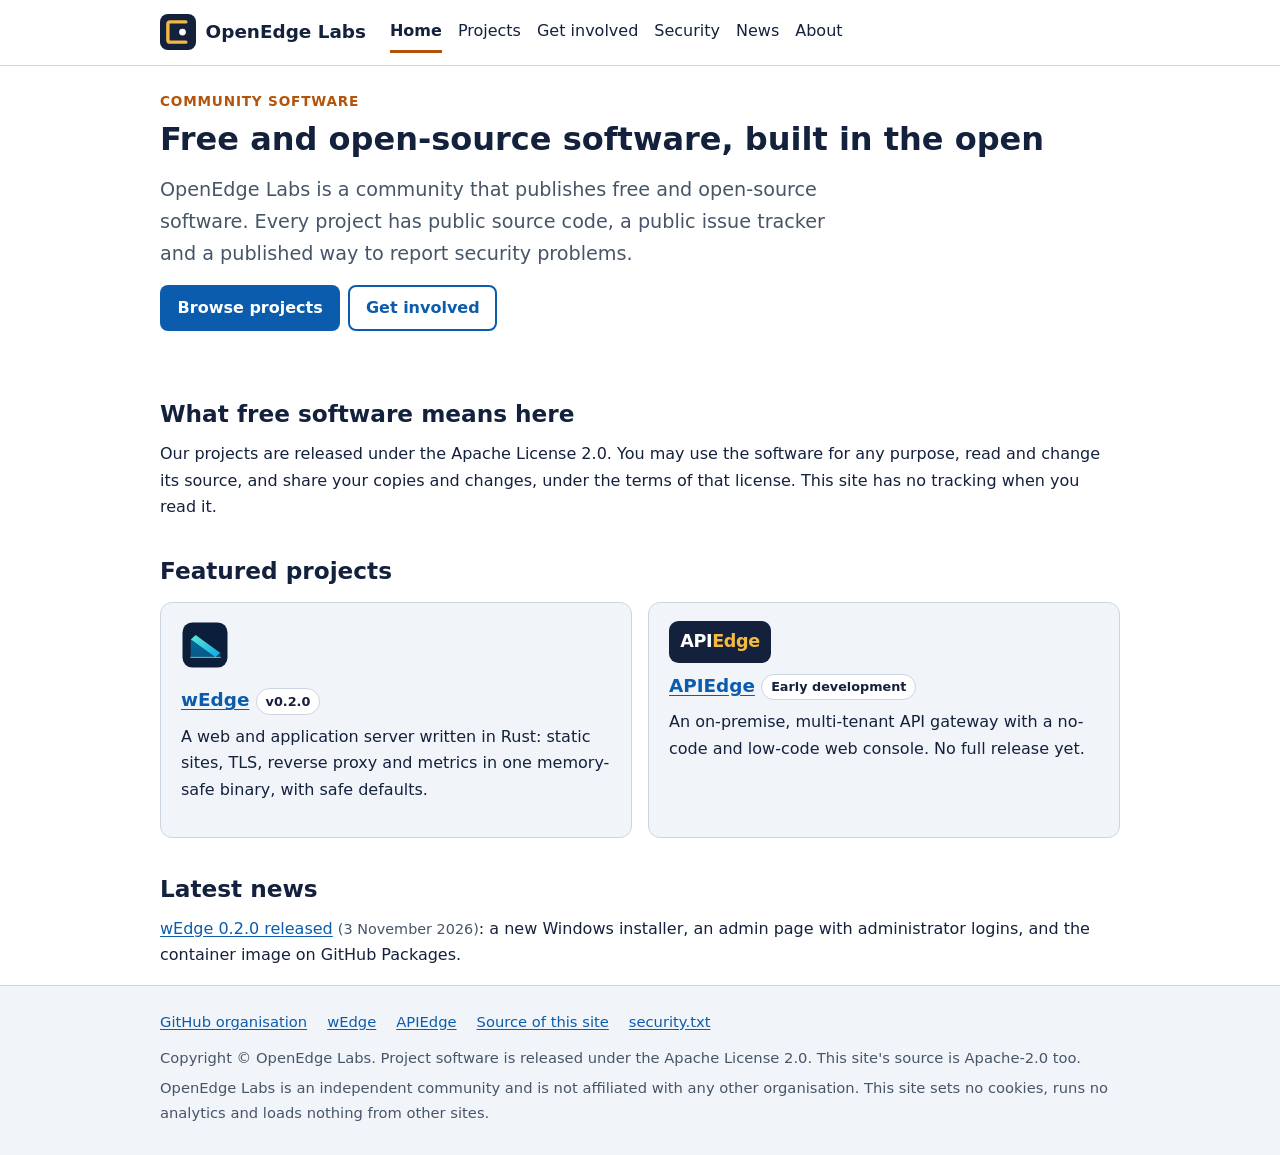
<file: index.html>
<!doctype html>
<!-- SPDX-License-Identifier: Apache-2.0 -->
<!-- Copyright (c) OpenEdge Labs -->
<html lang="en">
<head>
<meta charset="utf-8">
<meta name="viewport" content="width=device-width, initial-scale=1">
<title>OpenEdge Labs: free and open-source software</title>
<meta name="description" content="OpenEdge Labs is a community that publishes free and open-source software. Projects: wEdge web server and APIEdge API gateway.">
<link rel="canonical" href="https://openelabs.online/">
<link rel="icon" href="/assets/openedge-labs-mark.svg" type="image/svg+xml">
<link rel="stylesheet" href="/assets/site.css">
</head>
<body>
<a class="skip" href="#content">Skip to content</a>
<header class="site">
<div class="wrap">
<a class="brand" href="/"><img src="/assets/openedge-labs-mark.svg" alt="" width="36" height="36"><span>OpenEdge Labs</span></a>
<nav class="main" aria-label="Main">
<ul>
<li><a href="/" aria-current="page">Home</a></li>
<li><a href="/projects/">Projects</a></li>
<li><a href="/get-involved/">Get involved</a></li>
<li><a href="/security/">Security</a></li>
<li><a href="/news/">News</a></li>
<li><a href="/about/">About</a></li>
</ul>
</nav>
</div>
</header>
<main id="content" class="wrap">
<section class="hero">
<p class="eyebrow">Community software</p>
<h1>Free and open-source software, built in the open</h1>
<p class="lead">OpenEdge Labs is a community that publishes free and open-source software. Every project has public source code, a public issue tracker and a published way to report security problems.</p>
<p><a class="button" href="/projects/">Browse projects</a><a class="button secondary" href="/get-involved/">Get involved</a></p>
</section>

<h2>What free software means here</h2>
<p>Our projects are released under the Apache License 2.0. You may use the software for any purpose, read and change its source, and share your copies and changes, under the terms of that license. This site has no tracking when you read it.</p>

<h2>Featured projects</h2>
<ul class="cards">
<li class="card">
<img class="logo" src="/assets/wedge-icon.svg" alt="" width="48" height="48">
<h3><a href="/projects/wedge/">wEdge</a> <span class="badge">v0.2.0</span></h3>
<p>A web and application server written in Rust: static sites, TLS, reverse proxy and metrics in one memory-safe binary, with safe defaults.</p>
</li>
<li class="card">
<span class="textmark">API<span>Edge</span></span>
<h3><a href="/projects/apiedge/">APIEdge</a> <span class="badge">Early development</span></h3>
<p>An on-premise, multi-tenant API gateway with a no-code and low-code web console. No full release yet.</p>
</li>
</ul>

<h2>Latest news</h2>
<p><a href="/news/">wEdge 0.2.0 released</a> <span class="meta">(3 November 2026)</span>: a new Windows installer, an admin page with administrator logins, and the container image on GitHub Packages.</p>
</main>
<footer class="site">
<div class="wrap">
<ul>
<li><a href="https://github.com/OpenEdge-Labs">GitHub organisation</a></li>
<li><a href="https://github.com/OpenEdge-Labs/wedge">wEdge</a></li>
<li><a href="https://github.com/OpenEdge-Labs/APIEdge">APIEdge</a></li>
<li><a href="https://github.com/OpenEdge-Labs/website">Source of this site</a></li>
<li><a href="/.well-known/security.txt">security.txt</a></li>
</ul>
<p>Copyright &copy; OpenEdge Labs. Project software is released under the Apache License 2.0. This site's source is Apache-2.0 too.</p>
<p>OpenEdge Labs is an independent community and is not affiliated with any other organisation. This site sets no cookies, runs no analytics and loads nothing from other sites.</p>
</div>
</footer>
</body>
</html>
</file>
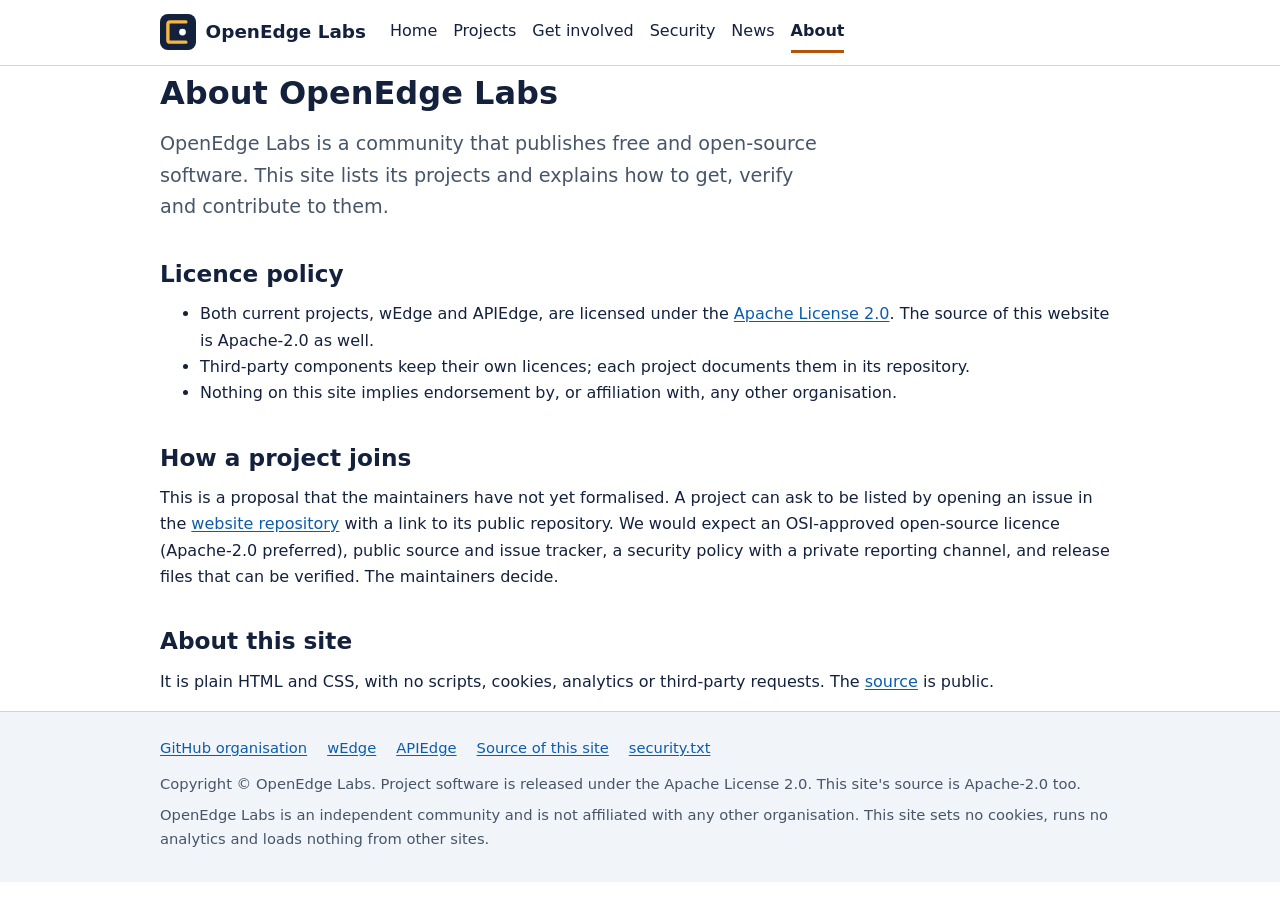
<file: about/index.html>
<!doctype html>
<!-- SPDX-License-Identifier: Apache-2.0 -->
<!-- Copyright (c) OpenEdge Labs -->
<html lang="en">
<head>
<meta charset="utf-8">
<meta name="viewport" content="width=device-width, initial-scale=1">
<title>About | OpenEdge Labs</title>
<meta name="description" content="About OpenEdge Labs: licence policy and how a project can be listed.">
<link rel="canonical" href="https://openelabs.online/about/">
<link rel="icon" href="/assets/openedge-labs-mark.svg" type="image/svg+xml">
<link rel="stylesheet" href="/assets/site.css">
</head>
<body>
<a class="skip" href="#content">Skip to content</a>
<header class="site">
<div class="wrap">
<a class="brand" href="/"><img src="/assets/openedge-labs-mark.svg" alt="" width="36" height="36"><span>OpenEdge Labs</span></a>
<nav class="main" aria-label="Main">
<ul>
<li><a href="/">Home</a></li>
<li><a href="/projects/">Projects</a></li>
<li><a href="/get-involved/">Get involved</a></li>
<li><a href="/security/">Security</a></li>
<li><a href="/news/">News</a></li>
<li><a href="/about/" aria-current="page">About</a></li>
</ul>
</nav>
</div>
</header>
<main id="content" class="wrap">
<h1>About OpenEdge Labs</h1>
<p class="lead">OpenEdge Labs is a community that publishes free and open-source software. This site lists its projects and explains how to get, verify and contribute to them.</p>
<h2>Licence policy</h2>
<ul>
<li>Both current projects, wEdge and APIEdge, are licensed under the <a href="https://www.apache.org/licenses/LICENSE-2.0">Apache License 2.0</a>. The source of this website is Apache-2.0 as well.</li>
<li>Third-party components keep their own licences; each project documents them in its repository.</li>
<li>Nothing on this site implies endorsement by, or affiliation with, any other organisation.</li>
</ul>
<h2>How a project joins</h2>
<p>This is a proposal that the maintainers have not yet formalised. A project can ask to be listed by opening an issue in the <a href="https://github.com/OpenEdge-Labs/website/issues">website repository</a> with a link to its public repository. We would expect an OSI-approved open-source licence (Apache-2.0 preferred), public source and issue tracker, a security policy with a private reporting channel, and release files that can be verified. The maintainers decide.</p>
<h2>About this site</h2>
<p>It is plain HTML and CSS, with no scripts, cookies, analytics or third-party requests. The <a href="https://github.com/OpenEdge-Labs/website">source</a> is public.</p>
</main>
<footer class="site">
<div class="wrap">
<ul>
<li><a href="https://github.com/OpenEdge-Labs">GitHub organisation</a></li>
<li><a href="https://github.com/OpenEdge-Labs/wedge">wEdge</a></li>
<li><a href="https://github.com/OpenEdge-Labs/APIEdge">APIEdge</a></li>
<li><a href="https://github.com/OpenEdge-Labs/website">Source of this site</a></li>
<li><a href="/.well-known/security.txt">security.txt</a></li>
</ul>
<p>Copyright &copy; OpenEdge Labs. Project software is released under the Apache License 2.0. This site's source is Apache-2.0 too.</p>
<p>OpenEdge Labs is an independent community and is not affiliated with any other organisation. This site sets no cookies, runs no analytics and loads nothing from other sites.</p>
</div>
</footer>
</body>
</html>
</file>
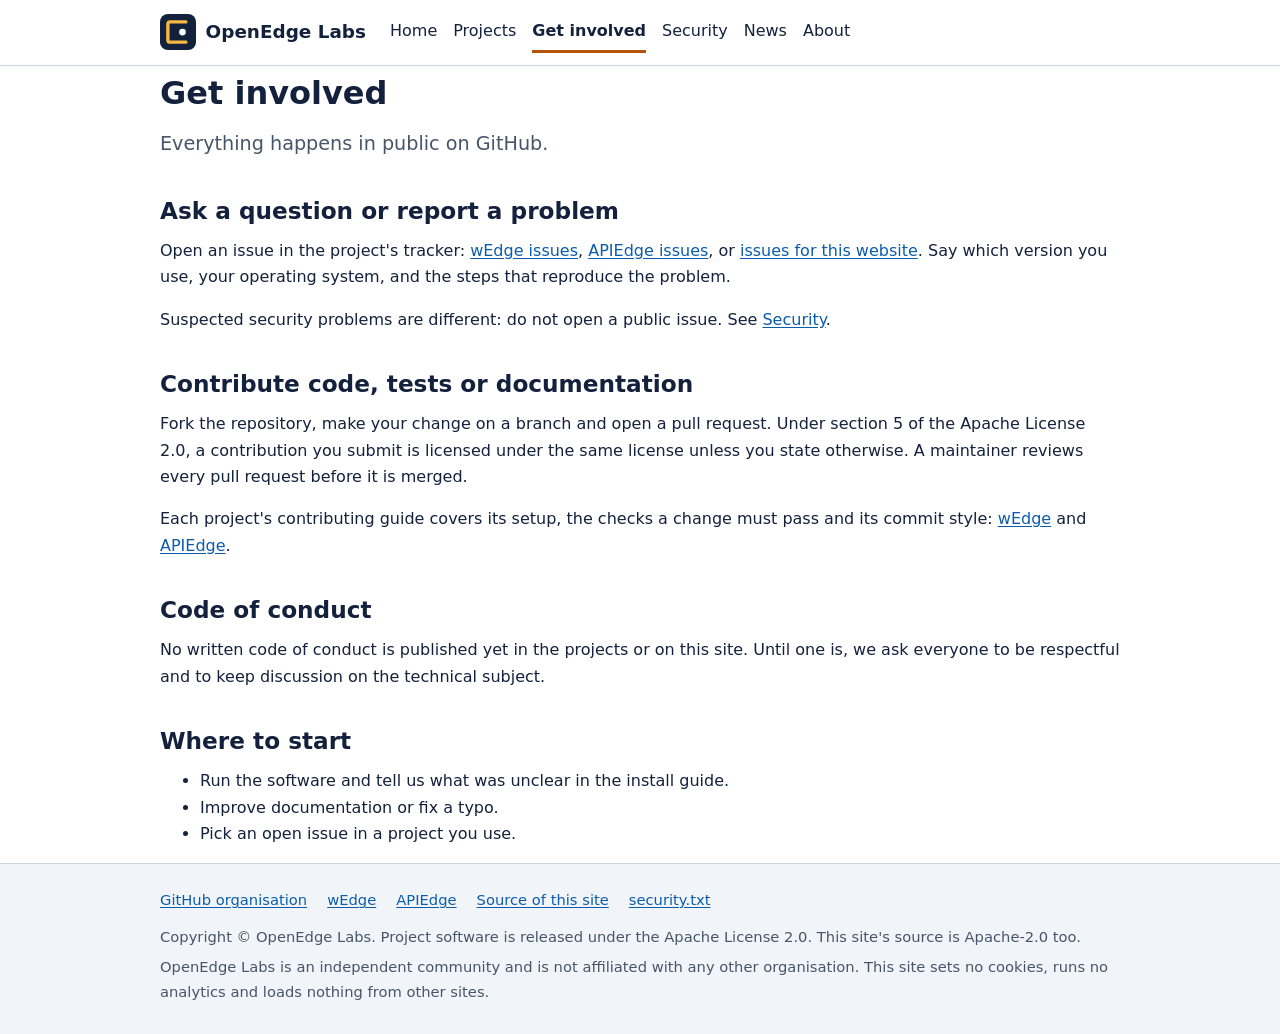
<file: get-involved/index.html>
<!doctype html>
<!-- SPDX-License-Identifier: Apache-2.0 -->
<!-- Copyright (c) OpenEdge Labs -->
<html lang="en">
<head>
<meta charset="utf-8">
<meta name="viewport" content="width=device-width, initial-scale=1">
<title>Get involved | OpenEdge Labs</title>
<meta name="description" content="How to contribute to OpenEdge Labs projects: report issues, send pull requests, and report security problems privately.">
<link rel="canonical" href="https://openelabs.online/get-involved/">
<link rel="icon" href="/assets/openedge-labs-mark.svg" type="image/svg+xml">
<link rel="stylesheet" href="/assets/site.css">
</head>
<body>
<a class="skip" href="#content">Skip to content</a>
<header class="site">
<div class="wrap">
<a class="brand" href="/"><img src="/assets/openedge-labs-mark.svg" alt="" width="36" height="36"><span>OpenEdge Labs</span></a>
<nav class="main" aria-label="Main">
<ul>
<li><a href="/">Home</a></li>
<li><a href="/projects/">Projects</a></li>
<li><a href="/get-involved/" aria-current="page">Get involved</a></li>
<li><a href="/security/">Security</a></li>
<li><a href="/news/">News</a></li>
<li><a href="/about/">About</a></li>
</ul>
</nav>
</div>
</header>
<main id="content" class="wrap">
<h1>Get involved</h1>
<p class="lead">Everything happens in public on GitHub.</p>
<h2>Ask a question or report a problem</h2>
<p>Open an issue in the project's tracker: <a href="https://github.com/OpenEdge-Labs/wedge/issues">wEdge issues</a>, <a href="https://github.com/OpenEdge-Labs/APIEdge/issues">APIEdge issues</a>, or <a href="https://github.com/OpenEdge-Labs/website/issues">issues for this website</a>. Say which version you use, your operating system, and the steps that reproduce the problem.</p>
<p>Suspected security problems are different: do not open a public issue. See <a href="/security/">Security</a>.</p>
<h2>Contribute code, tests or documentation</h2>
<p>Fork the repository, make your change on a branch and open a pull request. Under section 5 of the Apache License 2.0, a contribution you submit is licensed under the same license unless you state otherwise. A maintainer reviews every pull request before it is merged.</p>
<p>Each project's contributing guide covers its setup, the checks a change must pass and its commit style: <a href="https://github.com/OpenEdge-Labs/wedge/blob/main/CONTRIBUTING.md">wEdge</a> and <a href="https://github.com/OpenEdge-Labs/APIEdge/blob/main/CONTRIBUTING.md">APIEdge</a>.</p>
<h2>Code of conduct</h2>
<p>No written code of conduct is published yet in the projects or on this site. Until one is, we ask everyone to be respectful and to keep discussion on the technical subject.</p>
<h2>Where to start</h2>
<ul>
<li>Run the software and tell us what was unclear in the install guide.</li>
<li>Improve documentation or fix a typo.</li>
<li>Pick an open issue in a project you use.</li>
</ul>
</main>
<footer class="site">
<div class="wrap">
<ul>
<li><a href="https://github.com/OpenEdge-Labs">GitHub organisation</a></li>
<li><a href="https://github.com/OpenEdge-Labs/wedge">wEdge</a></li>
<li><a href="https://github.com/OpenEdge-Labs/APIEdge">APIEdge</a></li>
<li><a href="https://github.com/OpenEdge-Labs/website">Source of this site</a></li>
<li><a href="/.well-known/security.txt">security.txt</a></li>
</ul>
<p>Copyright &copy; OpenEdge Labs. Project software is released under the Apache License 2.0. This site's source is Apache-2.0 too.</p>
<p>OpenEdge Labs is an independent community and is not affiliated with any other organisation. This site sets no cookies, runs no analytics and loads nothing from other sites.</p>
</div>
</footer>
</body>
</html>
</file>
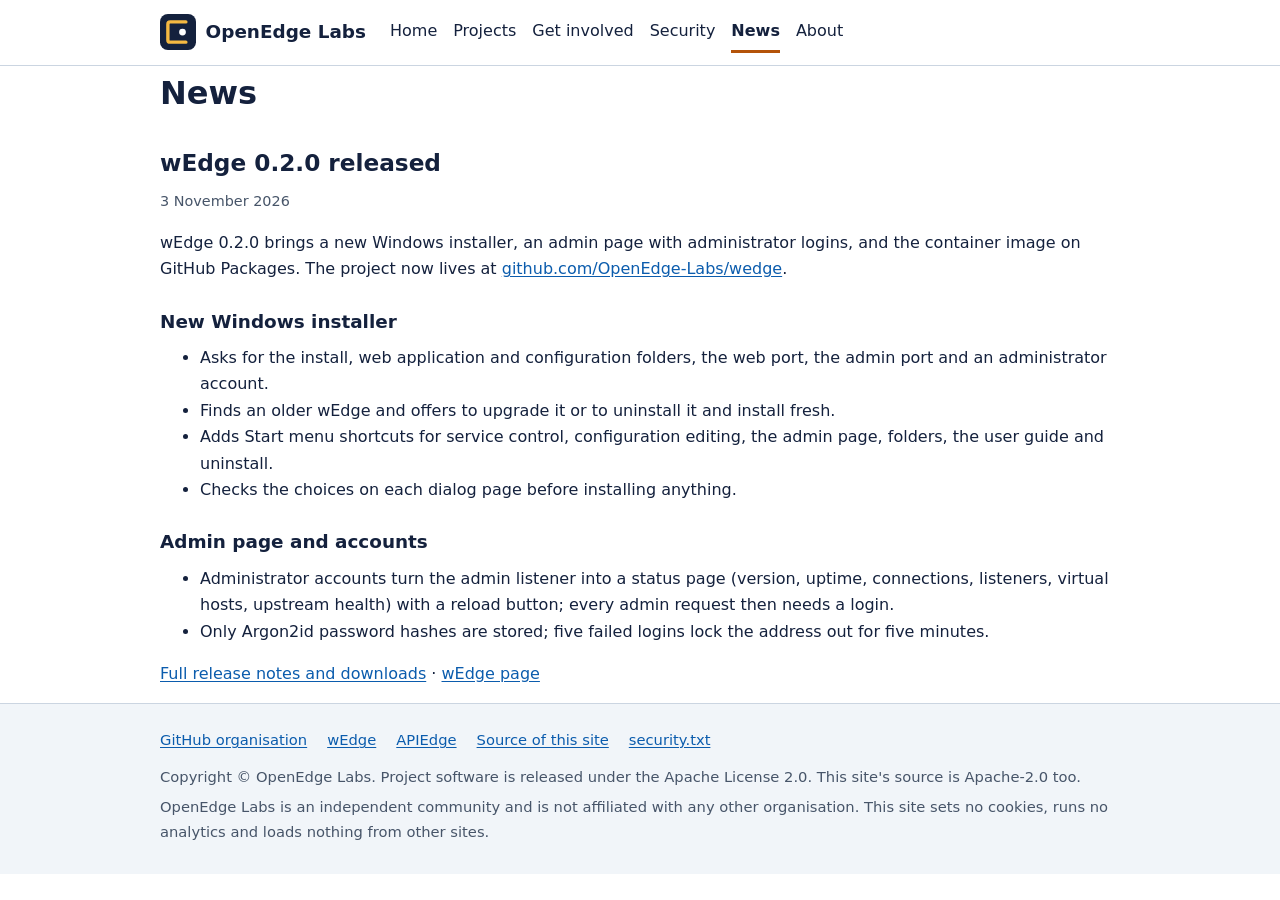
<file: news/index.html>
<!doctype html>
<!-- SPDX-License-Identifier: Apache-2.0 -->
<!-- Copyright (c) OpenEdge Labs -->
<html lang="en">
<head>
<meta charset="utf-8">
<meta name="viewport" content="width=device-width, initial-scale=1">
<title>News | OpenEdge Labs</title>
<meta name="description" content="News from OpenEdge Labs projects: wEdge 0.2.0 released.">
<link rel="canonical" href="https://openelabs.online/news/">
<link rel="icon" href="/assets/openedge-labs-mark.svg" type="image/svg+xml">
<link rel="stylesheet" href="/assets/site.css">
</head>
<body>
<a class="skip" href="#content">Skip to content</a>
<header class="site">
<div class="wrap">
<a class="brand" href="/"><img src="/assets/openedge-labs-mark.svg" alt="" width="36" height="36"><span>OpenEdge Labs</span></a>
<nav class="main" aria-label="Main">
<ul>
<li><a href="/">Home</a></li>
<li><a href="/projects/">Projects</a></li>
<li><a href="/get-involved/">Get involved</a></li>
<li><a href="/security/">Security</a></li>
<li><a href="/news/" aria-current="page">News</a></li>
<li><a href="/about/">About</a></li>
</ul>
</nav>
</div>
</header>
<main id="content" class="wrap">
<h1>News</h1>
<article>
<h2>wEdge 0.2.0 released</h2>
<p class="meta"><time datetime="2026-11-03">3 November 2026</time></p>
<p>wEdge 0.2.0 brings a new Windows installer, an admin page with administrator logins, and the container image on GitHub Packages. The project now lives at <a href="https://github.com/OpenEdge-Labs/wedge">github.com/OpenEdge-Labs/wedge</a>.</p>
<h3>New Windows installer</h3>
<ul>
<li>Asks for the install, web application and configuration folders, the web port, the admin port and an administrator account.</li>
<li>Finds an older wEdge and offers to upgrade it or to uninstall it and install fresh.</li>
<li>Adds Start menu shortcuts for service control, configuration editing, the admin page, folders, the user guide and uninstall.</li>
<li>Checks the choices on each dialog page before installing anything.</li>
</ul>
<h3>Admin page and accounts</h3>
<ul>
<li>Administrator accounts turn the admin listener into a status page (version, uptime, connections, listeners, virtual hosts, upstream health) with a reload button; every admin request then needs a login.</li>
<li>Only Argon2id password hashes are stored; five failed logins lock the address out for five minutes.</li>
</ul>
<p><a href="https://github.com/OpenEdge-Labs/wedge/releases/tag/v0.2.0">Full release notes and downloads</a> &middot; <a href="/projects/wedge/">wEdge page</a></p>
</article>
</main>
<footer class="site">
<div class="wrap">
<ul>
<li><a href="https://github.com/OpenEdge-Labs">GitHub organisation</a></li>
<li><a href="https://github.com/OpenEdge-Labs/wedge">wEdge</a></li>
<li><a href="https://github.com/OpenEdge-Labs/APIEdge">APIEdge</a></li>
<li><a href="https://github.com/OpenEdge-Labs/website">Source of this site</a></li>
<li><a href="/.well-known/security.txt">security.txt</a></li>
</ul>
<p>Copyright &copy; OpenEdge Labs. Project software is released under the Apache License 2.0. This site's source is Apache-2.0 too.</p>
<p>OpenEdge Labs is an independent community and is not affiliated with any other organisation. This site sets no cookies, runs no analytics and loads nothing from other sites.</p>
</div>
</footer>
</body>
</html>
</file>
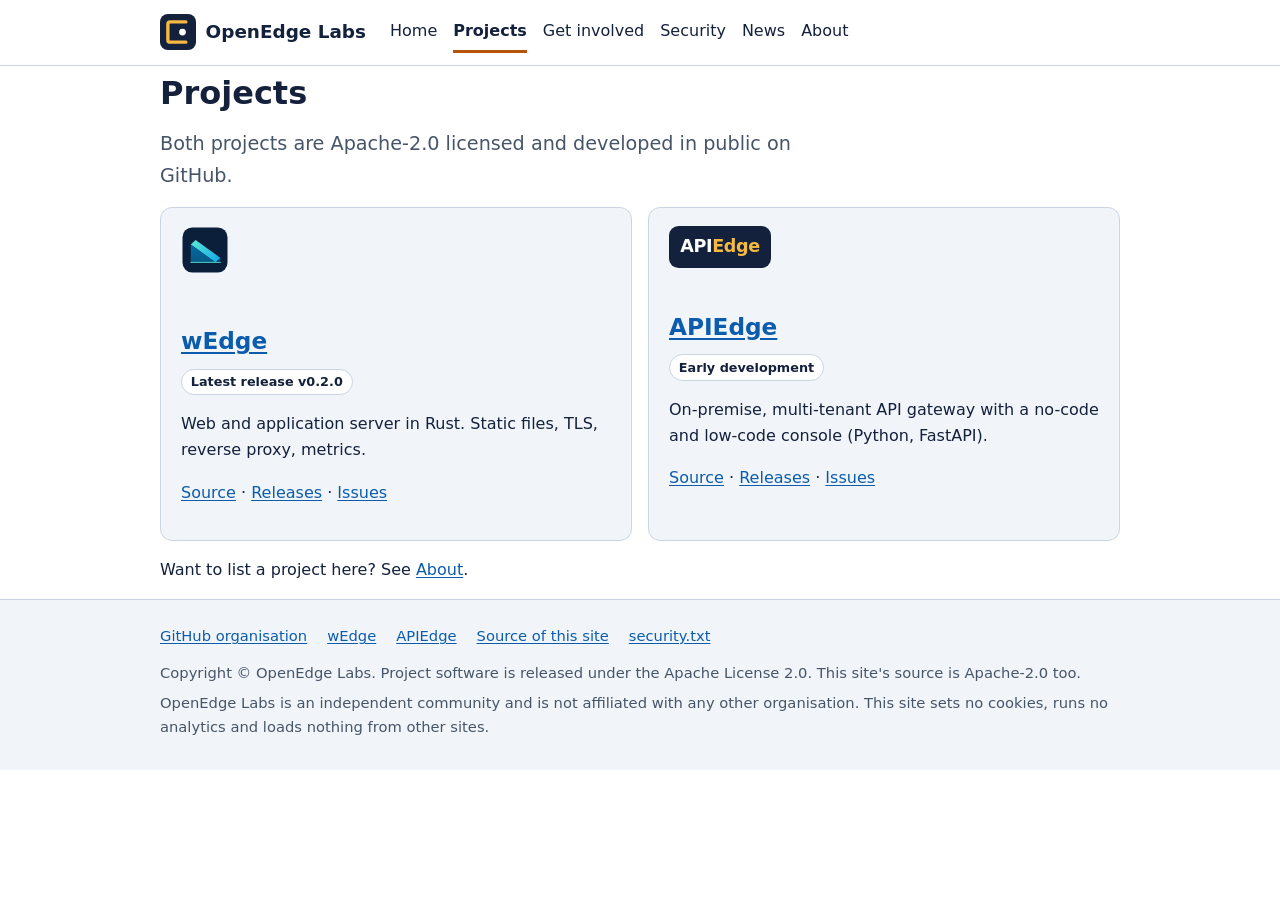
<file: projects/index.html>
<!doctype html>
<!-- SPDX-License-Identifier: Apache-2.0 -->
<!-- Copyright (c) OpenEdge Labs -->
<html lang="en">
<head>
<meta charset="utf-8">
<meta name="viewport" content="width=device-width, initial-scale=1">
<title>Projects | OpenEdge Labs</title>
<meta name="description" content="Projects published by OpenEdge Labs: wEdge and APIEdge.">
<link rel="canonical" href="https://openelabs.online/projects/">
<link rel="icon" href="/assets/openedge-labs-mark.svg" type="image/svg+xml">
<link rel="stylesheet" href="/assets/site.css">
</head>
<body>
<a class="skip" href="#content">Skip to content</a>
<header class="site">
<div class="wrap">
<a class="brand" href="/"><img src="/assets/openedge-labs-mark.svg" alt="" width="36" height="36"><span>OpenEdge Labs</span></a>
<nav class="main" aria-label="Main">
<ul>
<li><a href="/">Home</a></li>
<li><a href="/projects/" aria-current="page">Projects</a></li>
<li><a href="/get-involved/">Get involved</a></li>
<li><a href="/security/">Security</a></li>
<li><a href="/news/">News</a></li>
<li><a href="/about/">About</a></li>
</ul>
</nav>
</div>
</header>
<main id="content" class="wrap">
<h1>Projects</h1>
<p class="lead">Both projects are Apache-2.0 licensed and developed in public on GitHub.</p>
<ul class="cards">
<li class="card">
<img class="logo" src="/assets/wedge-icon.svg" alt="" width="48" height="48">
<h2><a href="/projects/wedge/">wEdge</a></h2>
<p><span class="badge">Latest release v0.2.0</span></p>
<p>Web and application server in Rust. Static files, TLS, reverse proxy, metrics.</p>
<p><a href="https://github.com/OpenEdge-Labs/wedge">Source</a> &middot; <a href="https://github.com/OpenEdge-Labs/wedge/releases">Releases</a> &middot; <a href="https://github.com/OpenEdge-Labs/wedge/issues">Issues</a></p>
</li>
<li class="card">
<span class="textmark">API<span>Edge</span></span>
<h2><a href="/projects/apiedge/">APIEdge</a></h2>
<p><span class="badge">Early development</span></p>
<p>On-premise, multi-tenant API gateway with a no-code and low-code console (Python, FastAPI).</p>
<p><a href="https://github.com/OpenEdge-Labs/APIEdge">Source</a> &middot; <a href="https://github.com/OpenEdge-Labs/APIEdge/releases">Releases</a> &middot; <a href="https://github.com/OpenEdge-Labs/APIEdge/issues">Issues</a></p>
</li>
</ul>
<p>Want to list a project here? See <a href="/about/">About</a>.</p>
</main>
<footer class="site">
<div class="wrap">
<ul>
<li><a href="https://github.com/OpenEdge-Labs">GitHub organisation</a></li>
<li><a href="https://github.com/OpenEdge-Labs/wedge">wEdge</a></li>
<li><a href="https://github.com/OpenEdge-Labs/APIEdge">APIEdge</a></li>
<li><a href="https://github.com/OpenEdge-Labs/website">Source of this site</a></li>
<li><a href="/.well-known/security.txt">security.txt</a></li>
</ul>
<p>Copyright &copy; OpenEdge Labs. Project software is released under the Apache License 2.0. This site's source is Apache-2.0 too.</p>
<p>OpenEdge Labs is an independent community and is not affiliated with any other organisation. This site sets no cookies, runs no analytics and loads nothing from other sites.</p>
</div>
</footer>
</body>
</html>
</file>
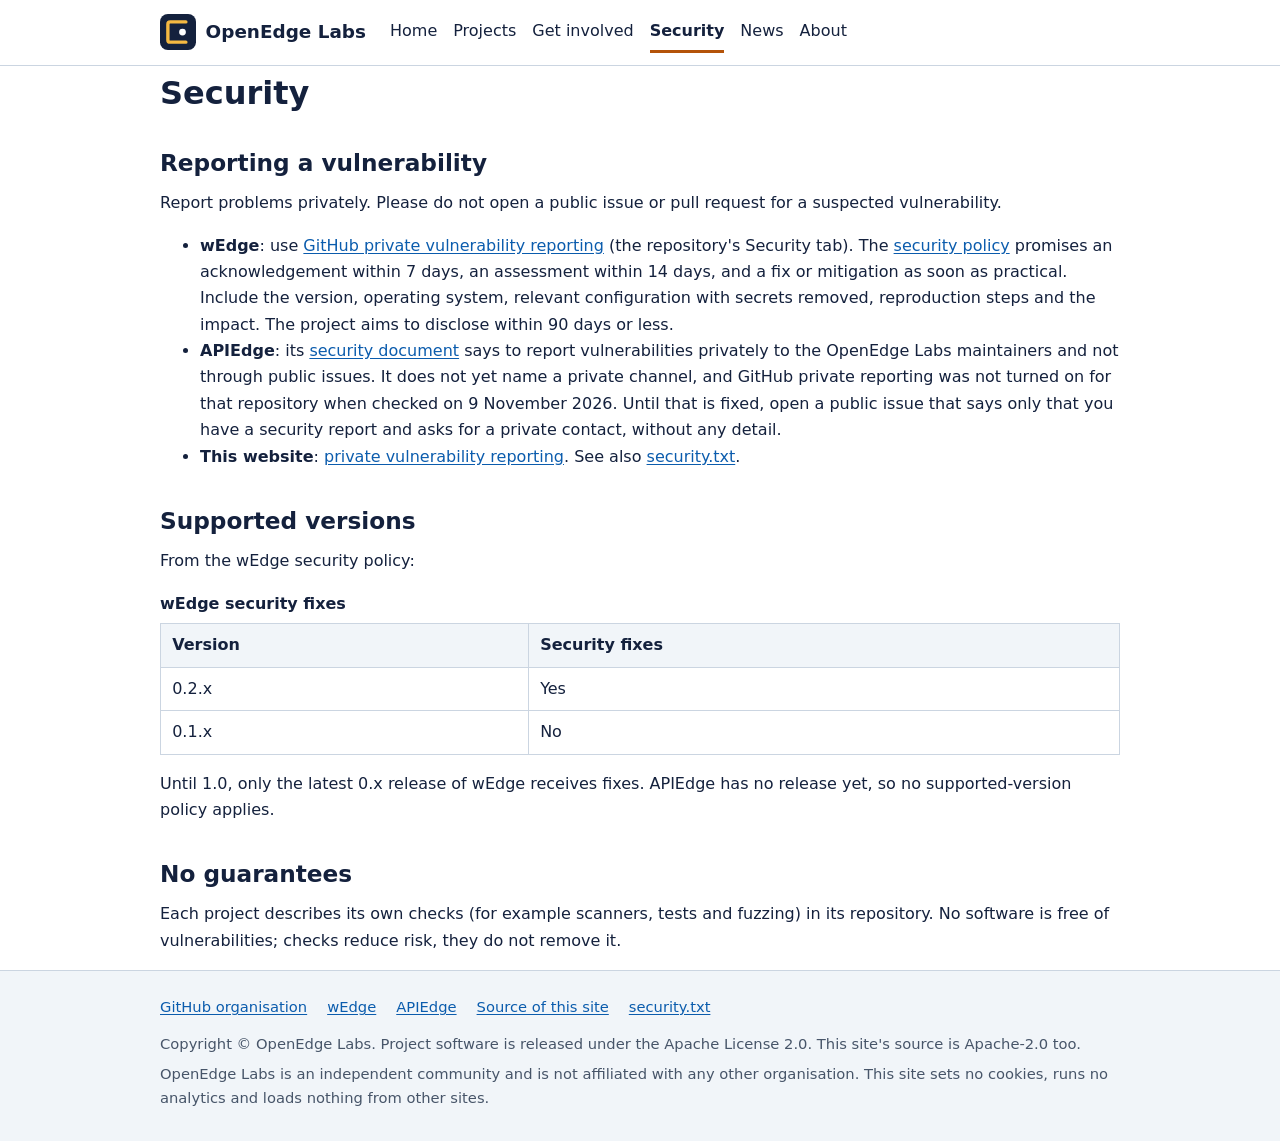
<file: security/index.html>
<!doctype html>
<!-- SPDX-License-Identifier: Apache-2.0 -->
<!-- Copyright (c) OpenEdge Labs -->
<html lang="en">
<head>
<meta charset="utf-8">
<meta name="viewport" content="width=device-width, initial-scale=1">
<title>Security | OpenEdge Labs</title>
<meta name="description" content="How to report a security vulnerability in OpenEdge Labs projects and which versions get fixes.">
<link rel="canonical" href="https://openelabs.online/security/">
<link rel="icon" href="/assets/openedge-labs-mark.svg" type="image/svg+xml">
<link rel="stylesheet" href="/assets/site.css">
</head>
<body>
<a class="skip" href="#content">Skip to content</a>
<header class="site">
<div class="wrap">
<a class="brand" href="/"><img src="/assets/openedge-labs-mark.svg" alt="" width="36" height="36"><span>OpenEdge Labs</span></a>
<nav class="main" aria-label="Main">
<ul>
<li><a href="/">Home</a></li>
<li><a href="/projects/">Projects</a></li>
<li><a href="/get-involved/">Get involved</a></li>
<li><a href="/security/" aria-current="page">Security</a></li>
<li><a href="/news/">News</a></li>
<li><a href="/about/">About</a></li>
</ul>
</nav>
</div>
</header>
<main id="content" class="wrap">
<h1>Security</h1>
<h2>Reporting a vulnerability</h2>
<p>Report problems privately. Please do not open a public issue or pull request for a suspected vulnerability.</p>
<ul>
<li><strong>wEdge</strong>: use <a href="https://github.com/OpenEdge-Labs/wedge/security/advisories/new">GitHub private vulnerability reporting</a> (the repository's Security tab). The <a href="https://github.com/OpenEdge-Labs/wedge/blob/main/SECURITY.md">security policy</a> promises an acknowledgement within 7 days, an assessment within 14 days, and a fix or mitigation as soon as practical. Include the version, operating system, relevant configuration with secrets removed, reproduction steps and the impact. The project aims to disclose within 90 days or less.</li>
<li><strong>APIEdge</strong>: its <a href="https://github.com/OpenEdge-Labs/APIEdge/blob/main/docs/SECURITY.md">security document</a> says to report vulnerabilities privately to the OpenEdge Labs maintainers and not through public issues. It does not yet name a private channel, and GitHub private reporting was not turned on for that repository when checked on 9 November 2026. Until that is fixed, open a public issue that says only that you have a security report and asks for a private contact, without any detail.</li>
<li><strong>This website</strong>: <a href="https://github.com/OpenEdge-Labs/website/security/advisories/new">private vulnerability reporting</a>. See also <a href="/.well-known/security.txt">security.txt</a>.</li>
</ul>
<h2>Supported versions</h2>
<p>From the wEdge security policy:</p>
<div class="table-wrap">
<table>
<caption>wEdge security fixes</caption>
<thead><tr><th scope="col">Version</th><th scope="col">Security fixes</th></tr></thead>
<tbody>
<tr><td>0.2.x</td><td>Yes</td></tr>
<tr><td>0.1.x</td><td>No</td></tr>
</tbody>
</table>
</div>
<p>Until 1.0, only the latest 0.x release of wEdge receives fixes. APIEdge has no release yet, so no supported-version policy applies.</p>
<h2>No guarantees</h2>
<p>Each project describes its own checks (for example scanners, tests and fuzzing) in its repository. No software is free of vulnerabilities; checks reduce risk, they do not remove it.</p>
</main>
<footer class="site">
<div class="wrap">
<ul>
<li><a href="https://github.com/OpenEdge-Labs">GitHub organisation</a></li>
<li><a href="https://github.com/OpenEdge-Labs/wedge">wEdge</a></li>
<li><a href="https://github.com/OpenEdge-Labs/APIEdge">APIEdge</a></li>
<li><a href="https://github.com/OpenEdge-Labs/website">Source of this site</a></li>
<li><a href="/.well-known/security.txt">security.txt</a></li>
</ul>
<p>Copyright &copy; OpenEdge Labs. Project software is released under the Apache License 2.0. This site's source is Apache-2.0 too.</p>
<p>OpenEdge Labs is an independent community and is not affiliated with any other organisation. This site sets no cookies, runs no analytics and loads nothing from other sites.</p>
</div>
</footer>
</body>
</html>
</file>
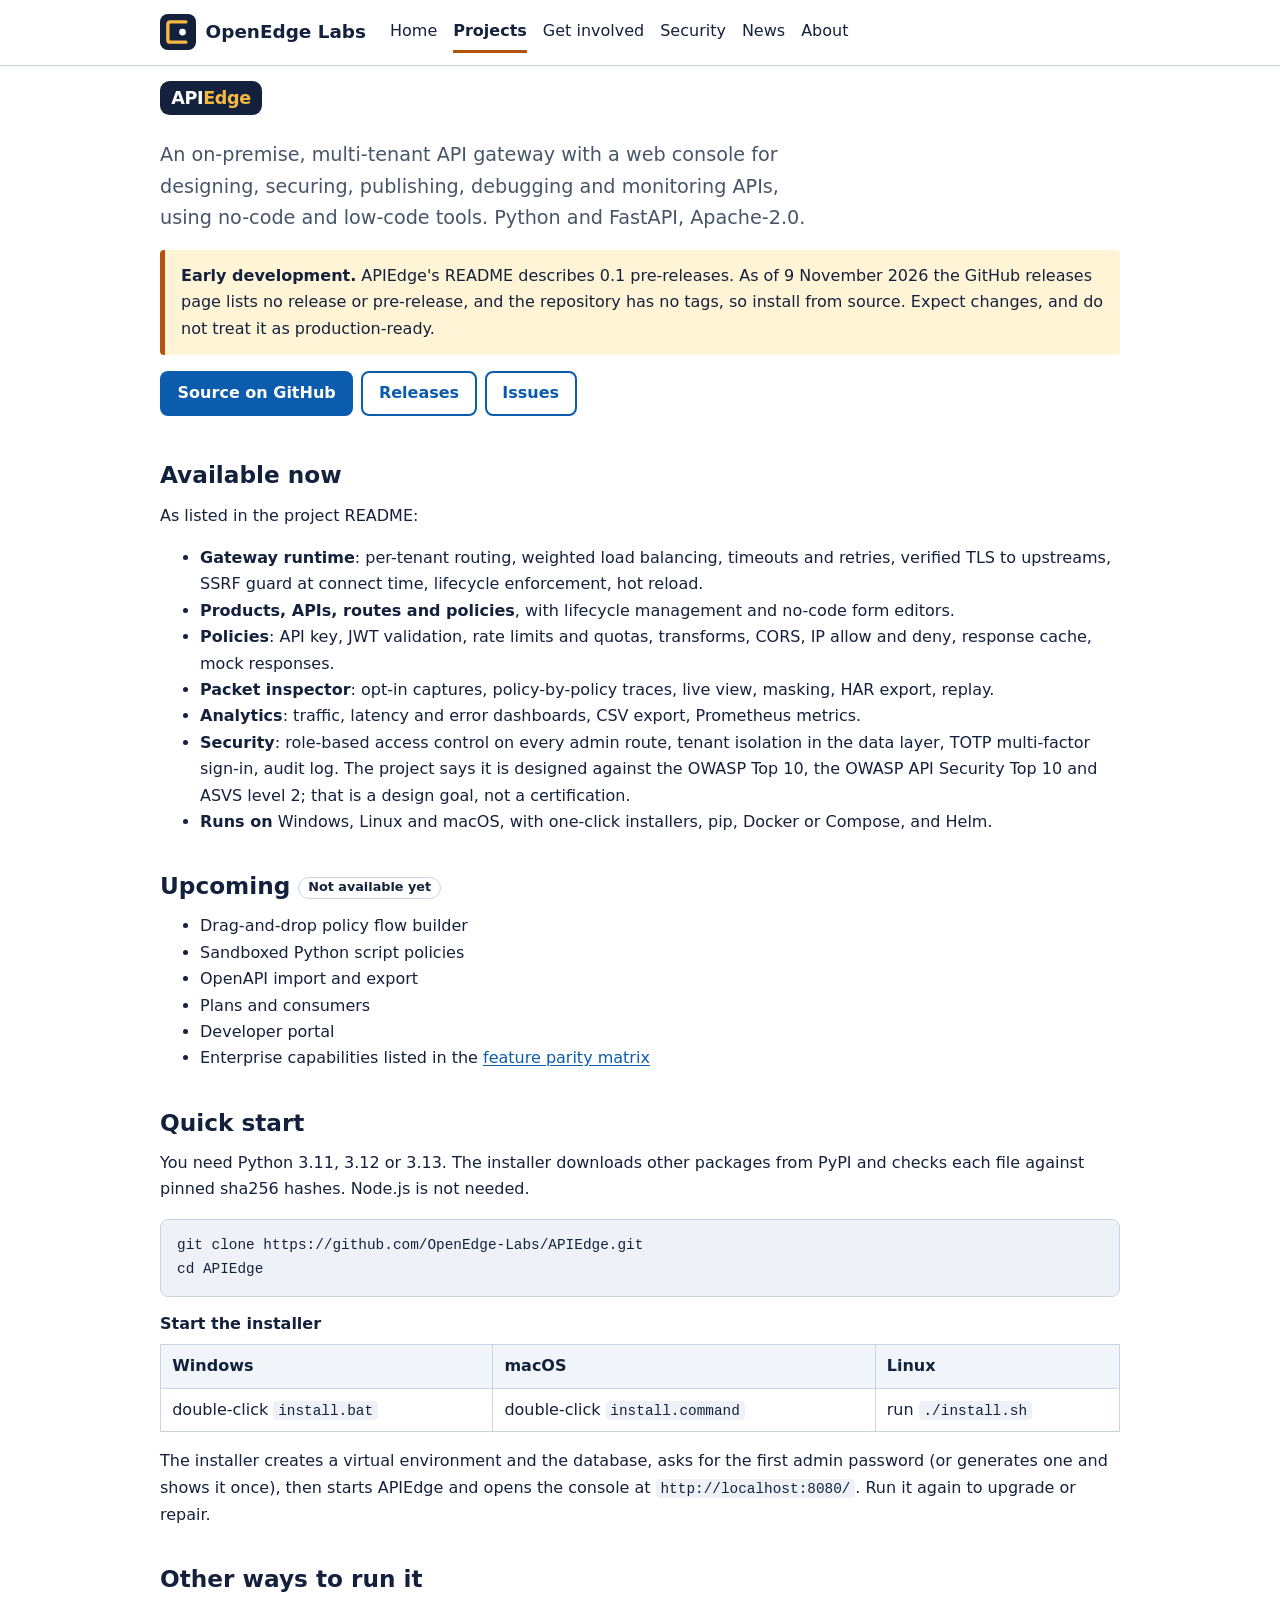
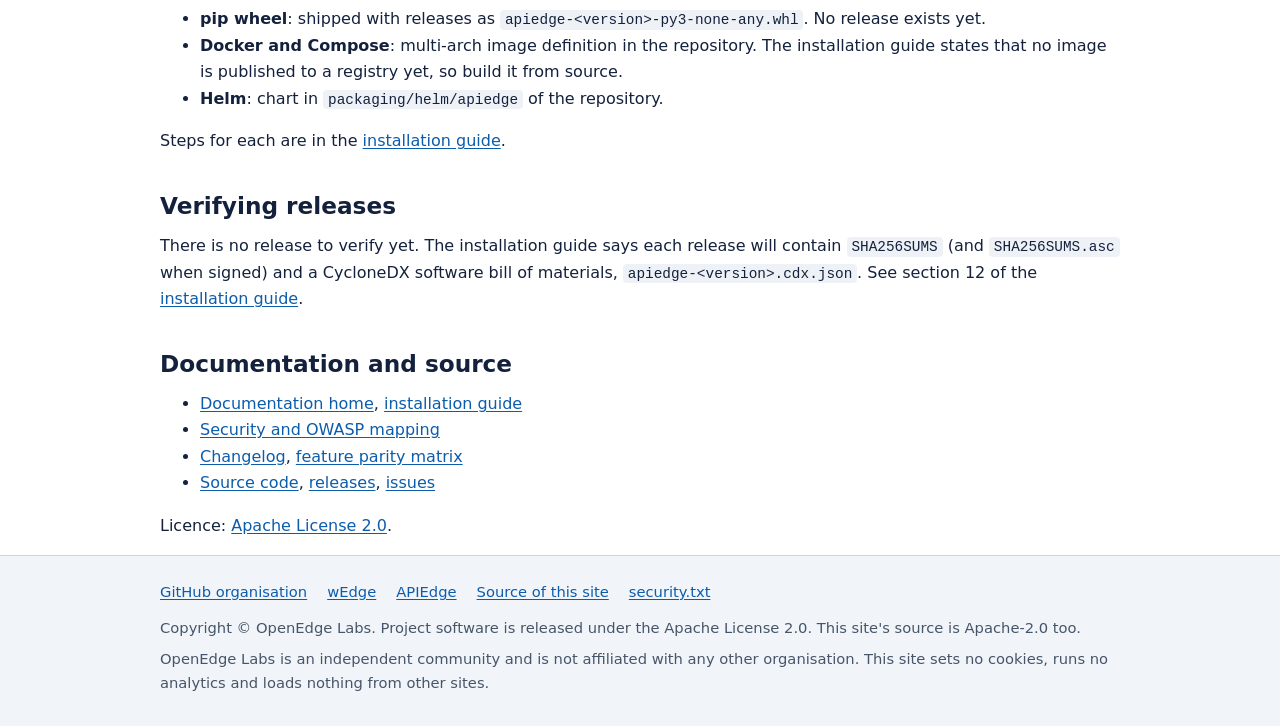
<file: projects/apiedge/index.html>
<!doctype html>
<!-- SPDX-License-Identifier: Apache-2.0 -->
<!-- Copyright (c) OpenEdge Labs -->
<html lang="en">
<head>
<meta charset="utf-8">
<meta name="viewport" content="width=device-width, initial-scale=1">
<title>APIEdge API gateway (early development) | OpenEdge Labs</title>
<meta name="description" content="APIEdge is an on-premise, multi-tenant API gateway with a no-code and low-code console. Early development; no full release yet.">
<link rel="canonical" href="https://openelabs.online/projects/apiedge/">
<link rel="icon" href="/assets/openedge-labs-mark.svg" type="image/svg+xml">
<link rel="stylesheet" href="/assets/site.css">
</head>
<body>
<a class="skip" href="#content">Skip to content</a>
<header class="site">
<div class="wrap">
<a class="brand" href="/"><img src="/assets/openedge-labs-mark.svg" alt="" width="36" height="36"><span>OpenEdge Labs</span></a>
<nav class="main" aria-label="Main">
<ul>
<li><a href="/">Home</a></li>
<li><a href="/projects/" aria-current="page">Projects</a></li>
<li><a href="/get-involved/">Get involved</a></li>
<li><a href="/security/">Security</a></li>
<li><a href="/news/">News</a></li>
<li><a href="/about/">About</a></li>
</ul>
</nav>
</div>
</header>
<main id="content" class="wrap">
<h1><span class="textmark">API<span>Edge</span></span></h1>
<p class="lead">An on-premise, multi-tenant API gateway with a web console for designing, securing, publishing, debugging and monitoring APIs, using no-code and low-code tools. Python and FastAPI, Apache-2.0.</p>
<div class="notice"><p><strong>Early development.</strong> APIEdge's README describes 0.1 pre-releases. As of 9 November 2026 the GitHub releases page lists no release or pre-release, and the repository has no tags, so install from source. Expect changes, and do not treat it as production-ready.</p></div>
<p><a class="button" href="https://github.com/OpenEdge-Labs/APIEdge">Source on GitHub</a><a class="button secondary" href="https://github.com/OpenEdge-Labs/APIEdge/releases">Releases</a><a class="button secondary" href="https://github.com/OpenEdge-Labs/APIEdge/issues">Issues</a></p>

<h2>Available now</h2>
<p>As listed in the project README:</p>
<ul>
<li><strong>Gateway runtime</strong>: per-tenant routing, weighted load balancing, timeouts and retries, verified TLS to upstreams, SSRF guard at connect time, lifecycle enforcement, hot reload.</li>
<li><strong>Products, APIs, routes and policies</strong>, with lifecycle management and no-code form editors.</li>
<li><strong>Policies</strong>: API key, JWT validation, rate limits and quotas, transforms, CORS, IP allow and deny, response cache, mock responses.</li>
<li><strong>Packet inspector</strong>: opt-in captures, policy-by-policy traces, live view, masking, HAR export, replay.</li>
<li><strong>Analytics</strong>: traffic, latency and error dashboards, CSV export, Prometheus metrics.</li>
<li><strong>Security</strong>: role-based access control on every admin route, tenant isolation in the data layer, TOTP multi-factor sign-in, audit log. The project says it is designed against the OWASP Top 10, the OWASP API Security Top 10 and ASVS level 2; that is a design goal, not a certification.</li>
<li><strong>Runs on</strong> Windows, Linux and macOS, with one-click installers, pip, Docker or Compose, and Helm.</li>
</ul>

<h2>Upcoming <span class="badge">Not available yet</span></h2>
<ul>
<li>Drag-and-drop policy flow builder</li>
<li>Sandboxed Python script policies</li>
<li>OpenAPI import and export</li>
<li>Plans and consumers</li>
<li>Developer portal</li>
<li>Enterprise capabilities listed in the <a href="https://github.com/OpenEdge-Labs/APIEdge/blob/main/docs/FEATURE_MATRIX.md">feature parity matrix</a></li>
</ul>

<h2>Quick start</h2>
<p>You need Python 3.11, 3.12 or 3.13. The installer downloads other packages from PyPI and checks each file against pinned sha256 hashes. Node.js is not needed.</p>
<pre><code>git clone https://github.com/OpenEdge-Labs/APIEdge.git
cd APIEdge</code></pre>
<div class="table-wrap">
<table>
<caption>Start the installer</caption>
<thead><tr><th scope="col">Windows</th><th scope="col">macOS</th><th scope="col">Linux</th></tr></thead>
<tbody><tr><td>double-click <code>install.bat</code></td><td>double-click <code>install.command</code></td><td>run <code>./install.sh</code></td></tr></tbody>
</table>
</div>
<p>The installer creates a virtual environment and the database, asks for the first admin password (or generates one and shows it once), then starts APIEdge and opens the console at <code>http://localhost:8080/</code>. Run it again to upgrade or repair.</p>

<h2>Other ways to run it</h2>
<ul>
<li><strong>pip wheel</strong>: shipped with releases as <code>apiedge-&lt;version&gt;-py3-none-any.whl</code>. No release exists yet.</li>
<li><strong>Docker and Compose</strong>: multi-arch image definition in the repository. The installation guide states that no image is published to a registry yet, so build it from source.</li>
<li><strong>Helm</strong>: chart in <code>packaging/helm/apiedge</code> of the repository.</li>
</ul>
<p>Steps for each are in the <a href="https://github.com/OpenEdge-Labs/APIEdge/blob/main/docs/installation.md">installation guide</a>.</p>

<h2>Verifying releases</h2>
<p>There is no release to verify yet. The installation guide says each release will contain <code>SHA256SUMS</code> (and <code>SHA256SUMS.asc</code> when signed) and a CycloneDX software bill of materials, <code>apiedge-&lt;version&gt;.cdx.json</code>. See section 12 of the <a href="https://github.com/OpenEdge-Labs/APIEdge/blob/main/docs/installation.md">installation guide</a>.</p>

<h2>Documentation and source</h2>
<ul>
<li><a href="https://github.com/OpenEdge-Labs/APIEdge/blob/main/docs/index.md">Documentation home</a>, <a href="https://github.com/OpenEdge-Labs/APIEdge/blob/main/docs/installation.md">installation guide</a></li>
<li><a href="https://github.com/OpenEdge-Labs/APIEdge/blob/main/docs/SECURITY.md">Security and OWASP mapping</a></li>
<li><a href="https://github.com/OpenEdge-Labs/APIEdge/blob/main/CHANGELOG.md">Changelog</a>, <a href="https://github.com/OpenEdge-Labs/APIEdge/blob/main/docs/FEATURE_MATRIX.md">feature parity matrix</a></li>
<li><a href="https://github.com/OpenEdge-Labs/APIEdge">Source code</a>, <a href="https://github.com/OpenEdge-Labs/APIEdge/releases">releases</a>, <a href="https://github.com/OpenEdge-Labs/APIEdge/issues">issues</a></li>
</ul>
<p>Licence: <a href="https://github.com/OpenEdge-Labs/APIEdge/blob/main/LICENSE">Apache License 2.0</a>.</p>
</main>
<footer class="site">
<div class="wrap">
<ul>
<li><a href="https://github.com/OpenEdge-Labs">GitHub organisation</a></li>
<li><a href="https://github.com/OpenEdge-Labs/wedge">wEdge</a></li>
<li><a href="https://github.com/OpenEdge-Labs/APIEdge">APIEdge</a></li>
<li><a href="https://github.com/OpenEdge-Labs/website">Source of this site</a></li>
<li><a href="/.well-known/security.txt">security.txt</a></li>
</ul>
<p>Copyright &copy; OpenEdge Labs. Project software is released under the Apache License 2.0. This site's source is Apache-2.0 too.</p>
<p>OpenEdge Labs is an independent community and is not affiliated with any other organisation. This site sets no cookies, runs no analytics and loads nothing from other sites.</p>
</div>
</footer>
</body>
</html>
</file>
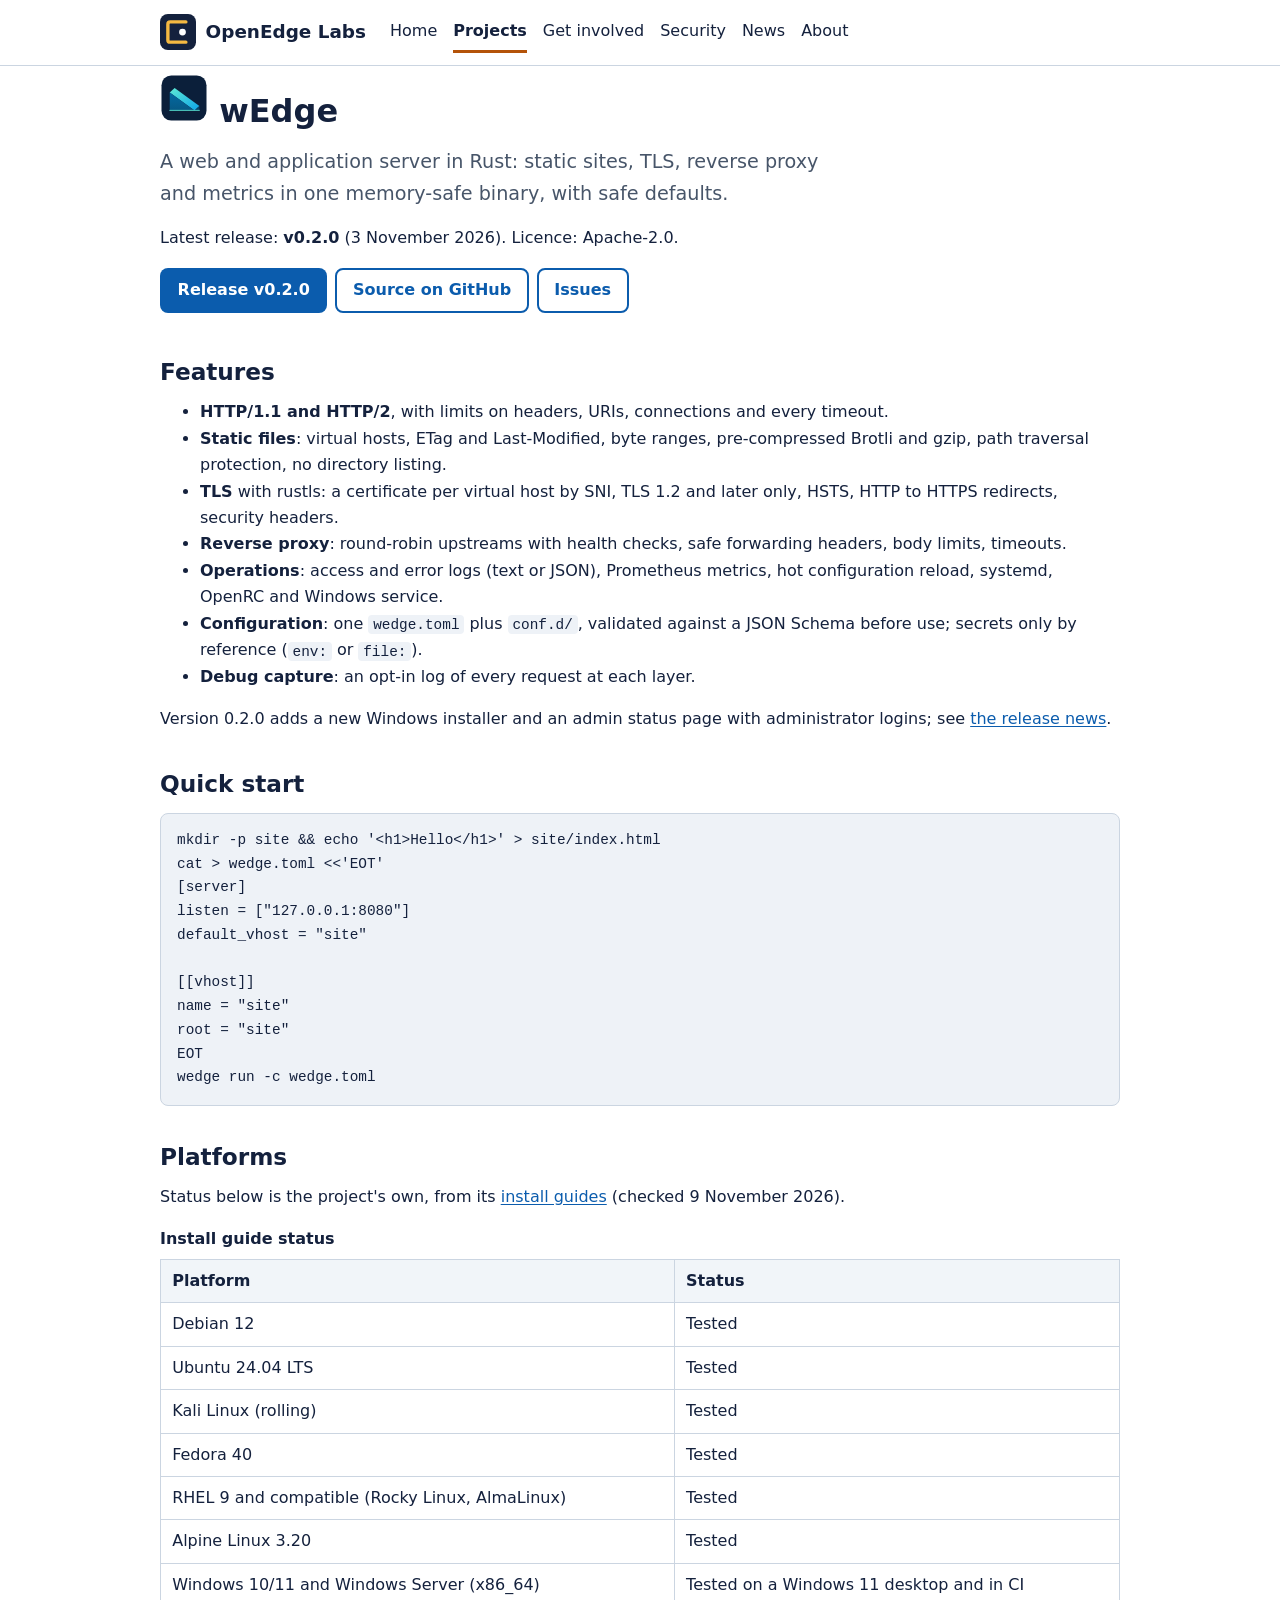
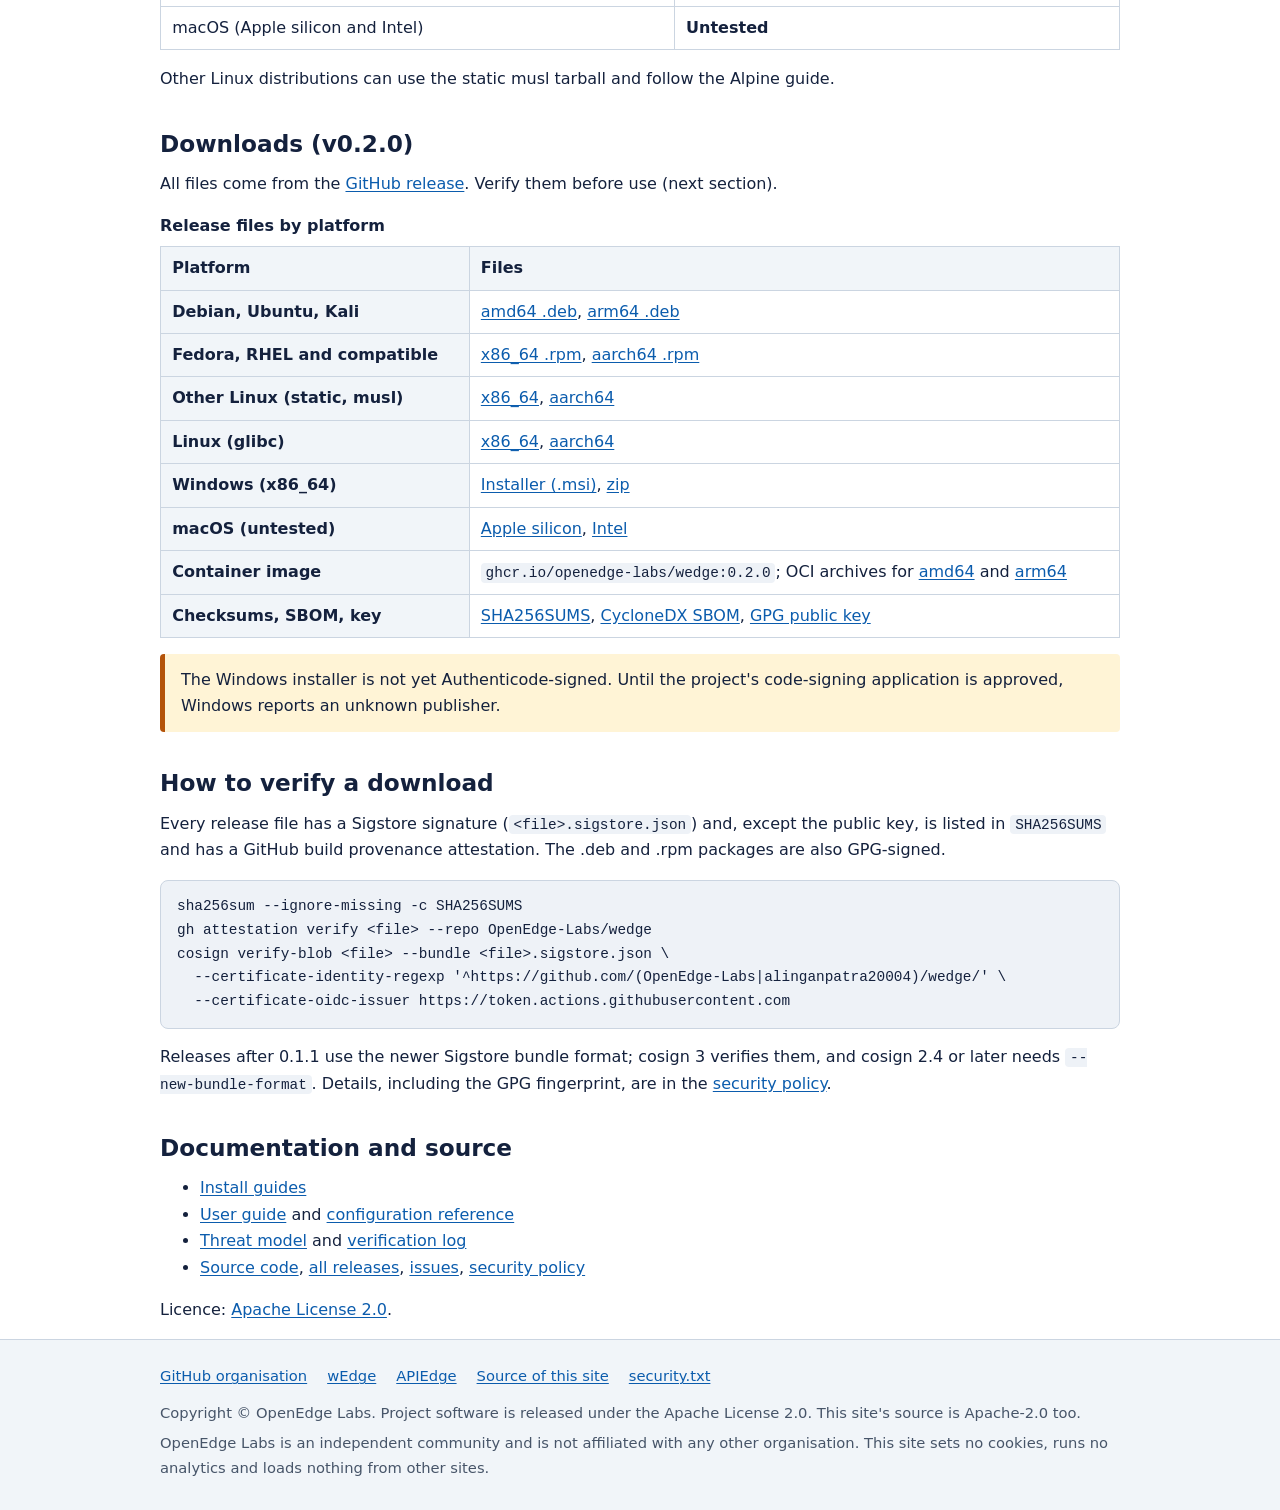
<file: projects/wedge/index.html>
<!doctype html>
<!-- SPDX-License-Identifier: Apache-2.0 -->
<!-- Copyright (c) OpenEdge Labs -->
<html lang="en">
<head>
<meta charset="utf-8">
<meta name="viewport" content="width=device-width, initial-scale=1">
<title>wEdge web and application server | OpenEdge Labs</title>
<meta name="description" content="wEdge is a web and application server written in Rust: static sites, TLS, reverse proxy and metrics. Downloads, verification and documentation.">
<link rel="canonical" href="https://openelabs.online/projects/wedge/">
<link rel="icon" href="/assets/openedge-labs-mark.svg" type="image/svg+xml">
<link rel="stylesheet" href="/assets/site.css">
</head>
<body>
<a class="skip" href="#content">Skip to content</a>
<header class="site">
<div class="wrap">
<a class="brand" href="/"><img src="/assets/openedge-labs-mark.svg" alt="" width="36" height="36"><span>OpenEdge Labs</span></a>
<nav class="main" aria-label="Main">
<ul>
<li><a href="/">Home</a></li>
<li><a href="/projects/" aria-current="page">Projects</a></li>
<li><a href="/get-involved/">Get involved</a></li>
<li><a href="/security/">Security</a></li>
<li><a href="/news/">News</a></li>
<li><a href="/about/">About</a></li>
</ul>
</nav>
</div>
</header>
<main id="content" class="wrap">
<h1><img src="/assets/wedge-icon.svg" alt="" width="48" height="48"> wEdge</h1>
<p class="lead">A web and application server in Rust: static sites, TLS, reverse proxy and metrics in one memory-safe binary, with safe defaults.</p>
<p>Latest release: <strong>v0.2.0</strong> (3 November 2026). Licence: Apache-2.0.</p>
<p><a class="button" href="https://github.com/OpenEdge-Labs/wedge/releases/tag/v0.2.0">Release v0.2.0</a><a class="button secondary" href="https://github.com/OpenEdge-Labs/wedge">Source on GitHub</a><a class="button secondary" href="https://github.com/OpenEdge-Labs/wedge/issues">Issues</a></p>

<h2>Features</h2>
<ul>
<li><strong>HTTP/1.1 and HTTP/2</strong>, with limits on headers, URIs, connections and every timeout.</li>
<li><strong>Static files</strong>: virtual hosts, ETag and Last-Modified, byte ranges, pre-compressed Brotli and gzip, path traversal protection, no directory listing.</li>
<li><strong>TLS</strong> with rustls: a certificate per virtual host by SNI, TLS 1.2 and later only, HSTS, HTTP to HTTPS redirects, security headers.</li>
<li><strong>Reverse proxy</strong>: round-robin upstreams with health checks, safe forwarding headers, body limits, timeouts.</li>
<li><strong>Operations</strong>: access and error logs (text or JSON), Prometheus metrics, hot configuration reload, systemd, OpenRC and Windows service.</li>
<li><strong>Configuration</strong>: one <code>wedge.toml</code> plus <code>conf.d/</code>, validated against a JSON Schema before use; secrets only by reference (<code>env:</code> or <code>file:</code>).</li>
<li><strong>Debug capture</strong>: an opt-in log of every request at each layer.</li>
</ul>
<p>Version 0.2.0 adds a new Windows installer and an admin status page with administrator logins; see <a href="/news/">the release news</a>.</p>

<h2>Quick start</h2>
<pre><code>mkdir -p site &amp;&amp; echo '&lt;h1&gt;Hello&lt;/h1&gt;' &gt; site/index.html
cat &gt; wedge.toml &lt;&lt;'EOT'
[server]
listen = ["127.0.0.1:8080"]
default_vhost = "site"

[[vhost]]
name = "site"
root = "site"
EOT
wedge run -c wedge.toml</code></pre>

<h2>Platforms</h2>
<p>Status below is the project's own, from its <a href="https://github.com/OpenEdge-Labs/wedge/blob/main/docs/install/README.md">install guides</a> (checked 9 November 2026).</p>
<div class="table-wrap">
<table>
<caption>Install guide status</caption>
<thead><tr><th scope="col">Platform</th><th scope="col">Status</th></tr></thead>
<tbody>
<tr><td>Debian 12</td><td>Tested</td></tr>
<tr><td>Ubuntu 24.04 LTS</td><td>Tested</td></tr>
<tr><td>Kali Linux (rolling)</td><td>Tested</td></tr>
<tr><td>Fedora 40</td><td>Tested</td></tr>
<tr><td>RHEL 9 and compatible (Rocky Linux, AlmaLinux)</td><td>Tested</td></tr>
<tr><td>Alpine Linux 3.20</td><td>Tested</td></tr>
<tr><td>Windows 10/11 and Windows Server (x86_64)</td><td>Tested on a Windows 11 desktop and in CI</td></tr>
<tr><td>macOS (Apple silicon and Intel)</td><td><strong>Untested</strong></td></tr>
</tbody>
</table>
</div>
<p>Other Linux distributions can use the static musl tarball and follow the Alpine guide.</p>

<h2>Downloads (v0.2.0)</h2>
<p>All files come from the <a href="https://github.com/OpenEdge-Labs/wedge/releases/tag/v0.2.0">GitHub release</a>. Verify them before use (next section).</p>
<div class="table-wrap">
<table>
<caption>Release files by platform</caption>
<thead><tr><th scope="col">Platform</th><th scope="col">Files</th></tr></thead>
<tbody>
<tr><th scope="row">Debian, Ubuntu, Kali</th><td><a href="https://github.com/OpenEdge-Labs/wedge/releases/download/v0.2.0/wedge_0.2.0-1_amd64.deb">amd64 .deb</a>, <a href="https://github.com/OpenEdge-Labs/wedge/releases/download/v0.2.0/wedge_0.2.0-1_arm64.deb">arm64 .deb</a></td></tr>
<tr><th scope="row">Fedora, RHEL and compatible</th><td><a href="https://github.com/OpenEdge-Labs/wedge/releases/download/v0.2.0/wedge-0.2.0-1.x86_64.rpm">x86_64 .rpm</a>, <a href="https://github.com/OpenEdge-Labs/wedge/releases/download/v0.2.0/wedge-0.2.0-1.aarch64.rpm">aarch64 .rpm</a></td></tr>
<tr><th scope="row">Other Linux (static, musl)</th><td><a href="https://github.com/OpenEdge-Labs/wedge/releases/download/v0.2.0/wedge-0.2.0-x86_64-unknown-linux-musl.tar.gz">x86_64</a>, <a href="https://github.com/OpenEdge-Labs/wedge/releases/download/v0.2.0/wedge-0.2.0-aarch64-unknown-linux-musl.tar.gz">aarch64</a></td></tr>
<tr><th scope="row">Linux (glibc)</th><td><a href="https://github.com/OpenEdge-Labs/wedge/releases/download/v0.2.0/wedge-0.2.0-x86_64-unknown-linux-gnu.tar.gz">x86_64</a>, <a href="https://github.com/OpenEdge-Labs/wedge/releases/download/v0.2.0/wedge-0.2.0-aarch64-unknown-linux-gnu.tar.gz">aarch64</a></td></tr>
<tr><th scope="row">Windows (x86_64)</th><td><a href="https://github.com/OpenEdge-Labs/wedge/releases/download/v0.2.0/wedge-0.2.0-x86_64.msi">Installer (.msi)</a>, <a href="https://github.com/OpenEdge-Labs/wedge/releases/download/v0.2.0/wedge-0.2.0-x86_64-pc-windows-msvc.zip">zip</a></td></tr>
<tr><th scope="row">macOS (untested)</th><td><a href="https://github.com/OpenEdge-Labs/wedge/releases/download/v0.2.0/wedge-0.2.0-aarch64-apple-darwin.tar.gz">Apple silicon</a>, <a href="https://github.com/OpenEdge-Labs/wedge/releases/download/v0.2.0/wedge-0.2.0-x86_64-apple-darwin.tar.gz">Intel</a></td></tr>
<tr><th scope="row">Container image</th><td><code>ghcr.io/openedge-labs/wedge:0.2.0</code>; OCI archives for <a href="https://github.com/OpenEdge-Labs/wedge/releases/download/v0.2.0/wedge-0.2.0-oci-amd64.tar">amd64</a> and <a href="https://github.com/OpenEdge-Labs/wedge/releases/download/v0.2.0/wedge-0.2.0-oci-arm64.tar">arm64</a></td></tr>
<tr><th scope="row">Checksums, SBOM, key</th><td><a href="https://github.com/OpenEdge-Labs/wedge/releases/download/v0.2.0/SHA256SUMS">SHA256SUMS</a>, <a href="https://github.com/OpenEdge-Labs/wedge/releases/download/v0.2.0/wedge-0.2.0.cdx.json">CycloneDX SBOM</a>, <a href="https://github.com/OpenEdge-Labs/wedge/releases/download/v0.2.0/wedge-release.asc">GPG public key</a></td></tr>
</tbody>
</table>
</div>
<div class="notice"><p>The Windows installer is not yet Authenticode-signed. Until the project's code-signing application is approved, Windows reports an unknown publisher.</p></div>

<h2>How to verify a download</h2>
<p>Every release file has a Sigstore signature (<code>&lt;file&gt;.sigstore.json</code>) and, except the public key, is listed in <code>SHA256SUMS</code> and has a GitHub build provenance attestation. The .deb and .rpm packages are also GPG-signed.</p>
<pre><code>sha256sum --ignore-missing -c SHA256SUMS
gh attestation verify &lt;file&gt; --repo OpenEdge-Labs/wedge
cosign verify-blob &lt;file&gt; --bundle &lt;file&gt;.sigstore.json &#92;
  --certificate-identity-regexp '^https://github.com/(OpenEdge-Labs|alinganpatra20004)/wedge/' &#92;
  --certificate-oidc-issuer https://token.actions.githubusercontent.com</code></pre>
<p>Releases after 0.1.1 use the newer Sigstore bundle format; cosign 3 verifies them, and cosign 2.4 or later needs <code>--new-bundle-format</code>. Details, including the GPG fingerprint, are in the <a href="https://github.com/OpenEdge-Labs/wedge/blob/main/SECURITY.md#verifying-downloads">security policy</a>.</p>

<h2>Documentation and source</h2>
<ul>
<li><a href="https://github.com/OpenEdge-Labs/wedge/blob/main/docs/install/README.md">Install guides</a></li>
<li><a href="https://github.com/OpenEdge-Labs/wedge/blob/main/docs/guide/README.md">User guide</a> and <a href="https://github.com/OpenEdge-Labs/wedge/blob/main/docs/guide/configuration-reference.md">configuration reference</a></li>
<li><a href="https://github.com/OpenEdge-Labs/wedge/blob/main/docs/security/threat-model.md">Threat model</a> and <a href="https://github.com/OpenEdge-Labs/wedge/blob/main/docs/security/verification.md">verification log</a></li>
<li><a href="https://github.com/OpenEdge-Labs/wedge">Source code</a>, <a href="https://github.com/OpenEdge-Labs/wedge/releases">all releases</a>, <a href="https://github.com/OpenEdge-Labs/wedge/issues">issues</a>, <a href="https://github.com/OpenEdge-Labs/wedge/blob/main/SECURITY.md">security policy</a></li>
</ul>
<p>Licence: <a href="https://github.com/OpenEdge-Labs/wedge/blob/main/LICENSE">Apache License 2.0</a>.</p>
</main>
<footer class="site">
<div class="wrap">
<ul>
<li><a href="https://github.com/OpenEdge-Labs">GitHub organisation</a></li>
<li><a href="https://github.com/OpenEdge-Labs/wedge">wEdge</a></li>
<li><a href="https://github.com/OpenEdge-Labs/APIEdge">APIEdge</a></li>
<li><a href="https://github.com/OpenEdge-Labs/website">Source of this site</a></li>
<li><a href="/.well-known/security.txt">security.txt</a></li>
</ul>
<p>Copyright &copy; OpenEdge Labs. Project software is released under the Apache License 2.0. This site's source is Apache-2.0 too.</p>
<p>OpenEdge Labs is an independent community and is not affiliated with any other organisation. This site sets no cookies, runs no analytics and loads nothing from other sites.</p>
</div>
</footer>
</body>
</html>
</file>
<file: assets/site.css>
/* SPDX-License-Identifier: Apache-2.0 */
/* Copyright (c) OpenEdge Labs */
:root {
  color-scheme: light dark;
  --bg: #ffffff;
  --surface: #f1f5f9;
  --text: #14213d;
  --muted: #475569;
  --link: #0b5cad;
  --border: #cbd5e1;
  --accent: #b45309;
  --btn-bg: #0b5cad;
  --btn-text: #ffffff;
  --note-bg: #fff4d6;
  --note-border: #b45309;
  --code-bg: #eef2f7;
  --font: system-ui, -apple-system, "Segoe UI", Roboto, "Helvetica Neue", Arial, sans-serif;
  --mono: ui-monospace, SFMono-Regular, Menlo, Consolas, "Liberation Mono", monospace;
}
@media (prefers-color-scheme: dark) {
  :root {
    --bg: #0d1626;
    --surface: #15233a;
    --text: #e6edf7;
    --muted: #b3bfd0;
    --link: #8ccbff;
    --border: #2f4263;
    --accent: #f5b942;
    --btn-bg: #8ccbff;
    --btn-text: #0d1626;
    --note-bg: #2a2310;
    --note-border: #f5b942;
    --code-bg: #101c30;
  }
}
*, *::before, *::after { box-sizing: border-box; }
html { -webkit-text-size-adjust: 100%; }
body { margin: 0; background: var(--bg); color: var(--text); font: 1rem/1.65 var(--font); }
a { color: var(--link); text-underline-offset: 0.15em; }
a:hover { text-decoration-thickness: 2px; }
:focus-visible { outline: 3px solid var(--accent); outline-offset: 2px; border-radius: 2px; }
.skip { position: absolute; left: 0.5rem; top: -4rem; background: var(--btn-bg); color: var(--btn-text); padding: 0.5rem 1rem; z-index: 10; }
.skip:focus { top: 0.5rem; }
.wrap { max-width: 62rem; margin: 0 auto; padding: 0 1rem; }
header.site { border-bottom: 1px solid var(--border); }
header.site .wrap { display: flex; flex-wrap: wrap; align-items: center; gap: 0.5rem 1.5rem; padding-top: 0.75rem; padding-bottom: 0.75rem; }
.brand { display: flex; align-items: center; gap: 0.6rem; font-weight: 700; font-size: 1.15rem; color: var(--text); text-decoration: none; }
.brand img { width: 2.25rem; height: 2.25rem; }
nav.main ul { display: flex; flex-wrap: wrap; gap: 0.25rem 1rem; list-style: none; margin: 0; padding: 0; }
nav.main a { display: inline-block; padding: 0.35rem 0; color: var(--text); text-decoration: none; border-bottom: 3px solid transparent; }
nav.main a:hover { border-bottom-color: var(--border); }
nav.main a[aria-current="page"] { border-bottom-color: var(--accent); font-weight: 600; }
main { padding-top: 1.5rem; padding-bottom: 3rem; }
h1 { font-size: 2rem; line-height: 1.2; margin: 0.5rem 0 1rem; }
h2 { font-size: 1.45rem; line-height: 1.3; margin: 2.25rem 0 0.75rem; }
h3 { font-size: 1.15rem; margin: 1.5rem 0 0.5rem; }
p, ul, ol { margin: 0 0 1rem; }
.lead { font-size: 1.2rem; color: var(--muted); max-width: 42rem; }
.hero { padding: 1.5rem 0 0.5rem; }
.eyebrow { color: var(--accent); font-weight: 700; text-transform: uppercase; letter-spacing: 0.06em; font-size: 0.85rem; margin: 0; }
.button { display: inline-block; background: var(--btn-bg); color: var(--btn-text); padding: 0.6rem 1.1rem; border-radius: 0.5rem; font-weight: 600; text-decoration: none; margin: 0 0.5rem 0.5rem 0; }
.button.secondary { background: transparent; color: var(--link); border: 2px solid var(--link); padding: calc(0.6rem - 2px) calc(1.1rem - 2px); }
.cards { display: grid; grid-template-columns: repeat(auto-fit, minmax(16rem, 1fr)); gap: 1rem; margin: 1rem 0; padding: 0; list-style: none; }
.card { background: var(--surface); border: 1px solid var(--border); border-radius: 0.75rem; padding: 1.1rem 1.25rem; }
.card h3 { margin-top: 0; }
.card .logo { height: 3rem; width: 3rem; margin-bottom: 0.5rem; }
.textmark { display: inline-block; font-weight: 800; font-size: 1.1rem; letter-spacing: -0.02em; padding: 0.4rem 0.7rem; border-radius: 0.6rem; background: #14213d; color: #ffffff; margin-bottom: 0.5rem; }
.textmark span { color: #f5b942; }
.badge { display: inline-block; font-size: 0.8rem; font-weight: 700; padding: 0.1rem 0.55rem; border-radius: 1rem; border: 1px solid var(--border); background: var(--bg); color: var(--text); vertical-align: middle; }
.notice { background: var(--note-bg); border-left: 5px solid var(--note-border); padding: 0.8rem 1rem; border-radius: 0.25rem; margin: 1rem 0; }
.notice p:last-child { margin-bottom: 0; }
pre, code { font-family: var(--mono); font-size: 0.9rem; }
code { background: var(--code-bg); padding: 0.1rem 0.3rem; border-radius: 0.25rem; overflow-wrap: anywhere; }
pre { background: var(--code-bg); border: 1px solid var(--border); border-radius: 0.5rem; padding: 0.9rem 1rem; overflow-x: auto; }
pre code { background: none; padding: 0; overflow-wrap: normal; }
.table-wrap { overflow-x: auto; margin: 0 0 1rem; }
table { border-collapse: collapse; width: 100%; min-width: 30rem; }
caption { text-align: left; font-weight: 600; padding-bottom: 0.4rem; }
th, td { text-align: left; padding: 0.5rem 0.7rem; border: 1px solid var(--border); vertical-align: top; }
th { background: var(--surface); }
.meta { color: var(--muted); font-size: 0.9rem; }
footer.site { border-top: 1px solid var(--border); background: var(--surface); padding: 1.5rem 0; color: var(--muted); font-size: 0.92rem; }
footer.site ul { list-style: none; display: flex; flex-wrap: wrap; gap: 0.25rem 1.25rem; padding: 0; margin: 0 0 0.75rem; }
footer.site p { margin: 0 0 0.4rem; }
@media (max-width: 30rem) {
  h1 { font-size: 1.65rem; }
  .lead { font-size: 1.08rem; }
}
@media (prefers-reduced-motion: no-preference) { html { scroll-behavior: smooth; } }
</file>
